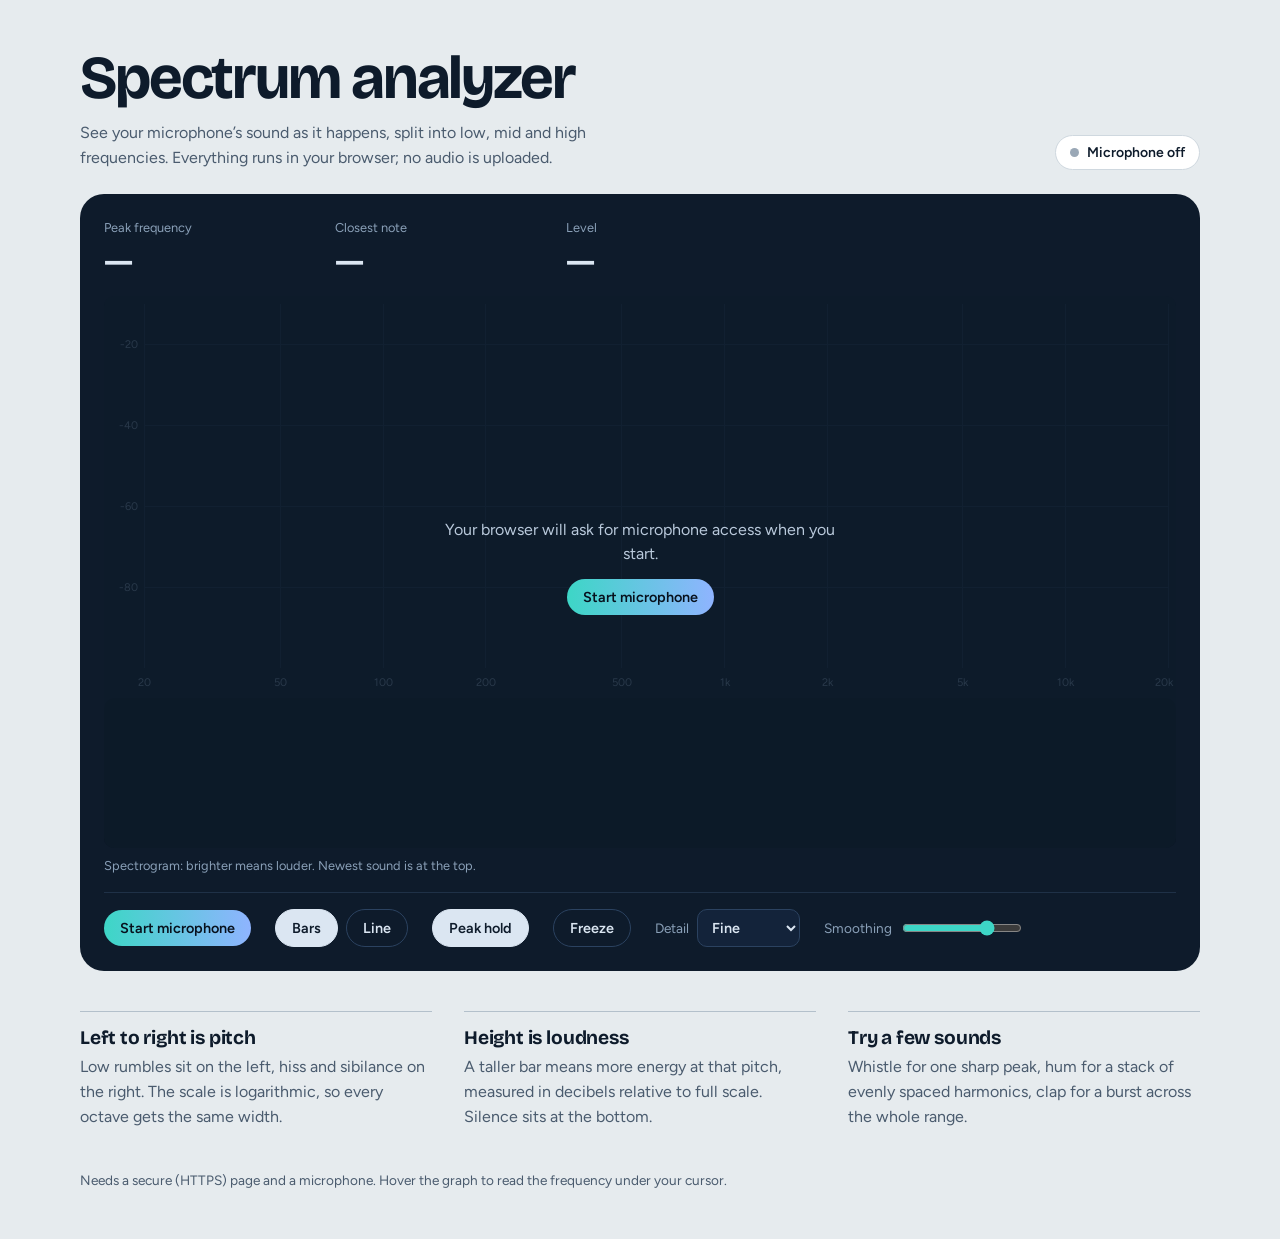
<file: index.html>
<!doctype html>
<html lang="en">
<head>
<meta charset="utf-8">
<meta name="viewport" content="width=device-width, initial-scale=1">
<title>Spectrum Analyzer – live microphone</title>
<meta name="description" content="See your microphone’s sound as a live frequency spectrum and spectrogram. Runs entirely in your browser.">
<link rel="preconnect" href="https://fonts.googleapis.com">
<link rel="preconnect" href="https://fonts.gstatic.com" crossorigin>
<link href="https://fonts.googleapis.com/css2?family=Bricolage+Grotesque:opsz,wght@12..96,500;12..96,700&family=Figtree:wght@400;600&display=swap" rel="stylesheet">
<style>
:root{--bg:#e6ebee;--ink:#0e1b2b;--ink2:#4a5b6e;--panel:#0e1b2b;--line:#1f3147;--dim:#8aa0b8;--teal:#3dd6c6;--amber:#ffb84d}
*{box-sizing:border-box}
html{background:var(--bg)}
body{margin:0;color:var(--ink);font:400 16px/1.55 Figtree,system-ui,sans-serif;padding:clamp(16px,4vw,48px)}
.wrap{max-width:1120px;margin:0 auto}
header{display:flex;justify-content:space-between;align-items:flex-end;gap:16px;flex-wrap:wrap;margin-bottom:24px}
h1{font:700 clamp(2.2rem,5.5vw,3.8rem)/1 'Bricolage Grotesque',Figtree,sans-serif;letter-spacing:-.035em;margin:0 0 12px}
.lede{max-width:52ch;margin:0;color:var(--ink2)}
.pill{display:inline-flex;align-items:center;gap:8px;padding:6px 14px;border-radius:999px;background:#fff;border:1px solid #cfd8df;font-weight:600;font-size:.875rem}
.dot{width:9px;height:9px;border-radius:50%;background:#9aa8b6}
.pill.on .dot{background:var(--teal);box-shadow:0 0 0 4px rgba(61,214,198,.3)}
.panel{background:var(--panel);color:#dbe6f2;border-radius:24px;padding:clamp(14px,2.5vw,24px)}
.stats{display:flex;gap:clamp(20px,5vw,56px);flex-wrap:wrap;margin-bottom:14px}
.stat span{display:block;font-size:.8rem;color:var(--dim)}
.stat b{display:block;font:500 clamp(1.6rem,3.5vw,2.4rem)/1.15 'Bricolage Grotesque',Figtree,sans-serif;min-width:7ch;font-variant-numeric:tabular-nums}
.stage{position:relative}
canvas{display:block;width:100%}
#spec{height:clamp(260px,44vh,420px);cursor:crosshair}
#wf{height:150px;margin-top:6px;border-radius:10px}
.cap{font-size:.8rem;color:var(--dim);margin:8px 0 0}
.overlay{position:absolute;inset:0;display:grid;place-content:center;justify-items:center;gap:12px;text-align:center;padding:16px;background:rgba(14,27,43,.78);border-radius:10px}
.overlay[hidden]{display:none}
.overlay p{margin:0;max-width:40ch;color:#b9c9db}
#err{color:#ffb3c1;font-weight:600}
button,select{font:600 .9rem Figtree,system-ui,sans-serif;color:inherit}
.btn{border:1px solid #2b4260;background:transparent;color:#dbe6f2;padding:9px 16px;border-radius:999px;cursor:pointer}
.btn:hover{background:#17283d}
.btn[aria-pressed=true]{background:#dbe6f2;color:var(--ink);border-color:#dbe6f2}
.btn.primary{background:linear-gradient(90deg,#3dd6c6,#8fb4ff);color:#07111d;border:0}
.btn.primary:hover{filter:brightness(1.08)}
:focus-visible{outline:3px solid var(--amber);outline-offset:2px}
.controls{display:flex;flex-wrap:wrap;gap:12px 24px;align-items:center;margin-top:16px;padding-top:16px;border-top:1px solid var(--line)}
.grp{display:flex;align-items:center;gap:8px;font-size:.85rem;color:var(--dim)}
select{background:#13233a;border:1px solid #2b4260;border-radius:10px;padding:8px 10px;color:#dbe6f2}
input[type=range]{accent-color:var(--teal);width:120px}
.explain{display:grid;grid-template-columns:repeat(auto-fit,minmax(240px,1fr));gap:32px;margin-top:40px}
.explain div{border-top:1px solid #b3c0cb;padding-top:14px}
.explain h2{font:700 1.2rem/1.2 'Bricolage Grotesque',Figtree,sans-serif;letter-spacing:-.01em;margin:0 0 6px}
.explain p{margin:0;color:var(--ink2);max-width:42ch}
footer{margin-top:40px;font-size:.85rem;color:var(--ink2)}
@media (prefers-reduced-motion:reduce){*{transition:none!important}}
</style>
</head>
<body>
<div class="wrap">
  <header>
    <div>
      <h1>Spectrum analyzer</h1>
      <p class="lede">See your microphone’s sound as it happens, split into low, mid and high frequencies. Everything runs in your browser; no audio is uploaded.</p>
    </div>
    <div class="pill" id="pill"><i class="dot"></i><span id="status">Microphone off</span></div>
  </header>

  <main class="panel">
    <div class="stats">
      <div class="stat"><span>Peak frequency</span><b id="sf">—</b></div>
      <div class="stat"><span>Closest note</span><b id="sn">—</b></div>
      <div class="stat"><span>Level</span><b id="sl">—</b></div>
    </div>

    <div class="stage" id="stage">
      <canvas id="spec" role="img" aria-label="Live frequency spectrum of the microphone, 20 hertz to 20 kilohertz"></canvas>
      <canvas id="wf" role="img" aria-label="Spectrogram: frequency over time, newest at the top"></canvas>
      <div class="overlay" id="overlay">
        <p>Your browser will ask for microphone access when you start.</p>
        <button class="btn primary" id="go">Start microphone</button>
        <p id="err" role="alert"></p>
      </div>
    </div>
    <p class="cap">Spectrogram: brighter means louder. Newest sound is at the top.</p>

    <div class="controls">
      <button class="btn primary" id="toggle">Start microphone</button>
      <div class="grp" role="group" aria-label="View">
        <button class="btn" id="vBars" aria-pressed="true">Bars</button>
        <button class="btn" id="vLine" aria-pressed="false">Line</button>
      </div>
      <button class="btn" id="hold" aria-pressed="true">Peak hold</button>
      <button class="btn" id="freeze" aria-pressed="false">Freeze</button>
      <label class="grp">Detail
        <select id="fft">
          <option value="2048">Fast</option>
          <option value="4096">Balanced</option>
          <option value="8192" selected>Fine</option>
          <option value="16384">Finest</option>
        </select>
      </label>
      <label class="grp">Smoothing
        <input type="range" id="smooth" min="0" max="0.95" step="0.05" value="0.7">
      </label>
    </div>
  </main>

  <section class="explain" aria-label="How to read the analyzer">
    <div><h2>Left to right is pitch</h2><p>Low rumbles sit on the left, hiss and sibilance on the right. The scale is logarithmic, so every octave gets the same width.</p></div>
    <div><h2>Height is loudness</h2><p>A taller bar means more energy at that pitch, measured in decibels relative to full scale. Silence sits at the bottom.</p></div>
    <div><h2>Try a few sounds</h2><p>Whistle for one sharp peak, hum for a stack of evenly spaced harmonics, clap for a burst across the whole range.</p></div>
  </section>
  <footer>Needs a secure (HTTPS) page and a microphone. Hover the graph to read the frequency under your cursor.</footer>
</div>

<script>
const $=s=>document.querySelector(s);
const spec=$('#spec'),wf=$('#wf'),sc=spec.getContext('2d'),wc=wf.getContext('2d');
const FMIN=20,FMAX=20000,LR=Math.log(FMAX/FMIN),DMIN=-100,DMAX=-10;
const NOTES=['C','C♯','D','D♯','E','F','F♯','G','G♯','A','A♯','B'];
let actx,analyser,stream,data,td,binHz=1,running=false,frozen=false,hold=true,mode='bars',dpr=1,L={},mx=null,fr=0,lastN=0;
const peaks=new Float32Array(2048).fill(-140);
let vals=new Float32Array(0);

/* colour map for the spectrogram */
const stops=[[0,[11,21,34]],[.25,[40,36,120]],[.5,[124,92,255]],[.75,[255,107,138]],[1,[255,232,160]]];
const LUT=Array.from({length:256},(_,i)=>{const t=i/255;let k=1;while(k<stops.length-1&&t>stops[k][0])k++;
  const [a,ca]=stops[k-1],[b,cb]=stops[k],u=(t-a)/(b-a);return ca.map((v,j)=>Math.round(v+(cb[j]-v)*u))});

function size(){
  dpr=Math.min(devicePixelRatio||1,2);
  for(const c of [spec,wf]){const r=c.getBoundingClientRect();c.width=Math.round(r.width*dpr);c.height=Math.round(r.height*dpr)}
  const pl=Math.round(40*dpr),pr=Math.round(8*dpr),pt=Math.round(8*dpr),pb=Math.round(24*dpr);
  L={pl,pr,pt,pb,pw:spec.width-pl-pr,ph:spec.height-pt-pb};
  wc.fillStyle='#0b1522';wc.fillRect(0,0,wf.width,wf.height);
}
new ResizeObserver(size).observe($('#stage'));size();

const clamp=(v,a,b)=>Math.min(b,Math.max(a,v));
const xOf=f=>L.pl+L.pw*Math.log(f/FMIN)/LR;
const yOf=db=>L.pt+L.ph*(1-clamp((db-DMIN)/(DMAX-DMIN),0,1));
const fmtF=f=>f>=1000?(f/1000).toFixed(f>=10000?1:2).replace(/\.?0+$/,'')+' kHz':Math.round(f)+' Hz';

/* strongest value between two frequencies (interpolated when narrower than one bin) */
function band(fa,fb){
  const a=fa/binHz,b=fb/binHz;
  if(b-a<1){const m=(a+b)/2,i=Math.floor(m),t=m-i,x=data[i]??-140,y=data[i+1]??x;return x+(y-x)*t}
  let m=-140;for(let i=Math.ceil(a),e=Math.min(Math.floor(b),data.length-1);i<=e;i++)if(data[i]>m)m=data[i];return m;
}

function pushWaterfall(){
  const W=wf.width,H=wf.height,{pl,pw}=L;
  wc.drawImage(wf,0,0,W,H-1,0,1,W,H-1);
  const img=wc.createImageData(pw,1),px=img.data;
  for(let x=0;x<pw;x++){
    const v=band(FMIN*Math.exp(LR*x/pw),FMIN*Math.exp(LR*(x+1)/pw));
    const c=LUT[Math.round(clamp((v-DMIN)/(DMAX-DMIN),0,1)*255)],o=x*4;
    px[o]=c[0];px[o+1]=c[1];px[o+2]=c[2];px[o+3]=255;
  }
  wc.putImageData(img,pl,0);
}

function stats(){
  const i0=Math.ceil(FMIN/binHz),i1=Math.min(Math.floor(FMAX/binHz),data.length-2);
  let bi=i0;for(let i=i0;i<=i1;i++)if(data[i]>data[bi])bi=i;
  if(data[bi]<-90){$('#sf').textContent='—';$('#sn').textContent='—'}
  else{
    const a=data[bi-1],b=data[bi],c=data[bi+1],d=a-2*b+c,p=d?0.5*(a-c)/d:0,f=(bi+p)*binHz;
    const n=69+12*Math.log2(f/440),r=Math.round(n),cents=Math.round((n-r)*100);
    $('#sf').textContent=fmtF(f);
    $('#sn').textContent=NOTES[((r%12)+12)%12]+(Math.floor(r/12)-1)+' '+(cents>=0?'+':'')+cents+'¢';
  }
  let s=0;for(let i=0;i<td.length;i++)s+=td[i]*td[i];
  const rms=Math.sqrt(s/td.length);$('#sl').textContent=rms>1e-5?Math.round(20*Math.log10(rms))+' dB':'—';
}

function draw(){
  const d=dpr,W=spec.width,H=spec.height,{pl,pr,pt,pb,pw,ph}=L;
  sc.clearRect(0,0,W,H);
  sc.font=`${11*d}px Figtree,system-ui,sans-serif`;sc.lineWidth=d;sc.strokeStyle='#1f3147';sc.fillStyle='#8aa0b8';
  sc.textAlign='right';sc.textBaseline='middle';
  for(const db of [-20,-40,-60,-80]){const y=Math.round(yOf(db))+.5;sc.beginPath();sc.moveTo(pl,y);sc.lineTo(W-pr,y);sc.stroke();sc.fillText(db,pl-6*d,y)}
  sc.textBaseline='alphabetic';
  for(const f of [20,50,100,200,500,1000,2000,5000,10000,20000]){
    const x=Math.round(xOf(f))+.5;sc.beginPath();sc.moveTo(x,pt);sc.lineTo(x,pt+ph);sc.stroke();
    sc.textAlign=f===20000?'right':'center';sc.fillText(f>=1000?(f/1000)+'k':f,f===20000?x+4*d:x,H-6*d);
  }
  if(running&&data){
    const bars=mode==='bars',n=bars?Math.max(24,Math.floor(pw/(9*d))):Math.max(64,Math.floor(pw/(2*d)));
    if(n!==lastN){peaks.fill(-140);lastN=n;vals=new Float32Array(n)}
    for(let i=0;i<n;i++){
      const v=band(FMIN*Math.exp(LR*i/n),FMIN*Math.exp(LR*(i+1)/n));vals[i]=v;
      if(!frozen)peaks[i]=Math.max(v,peaks[i]-.6);
    }
    const g=sc.createLinearGradient(0,pt+ph,0,pt);
    g.addColorStop(0,'#3dd6c6');g.addColorStop(.45,'#7c5cff');g.addColorStop(.75,'#ff6b8a');g.addColorStop(1,'#ffb84d');
    const base=pt+ph,bw=pw/n;
    if(bars){
      const gap=Math.max(1,bw*.22);sc.fillStyle=g;
      for(let i=0;i<n;i++){const y=yOf(vals[i]);sc.fillRect(pl+i*bw+gap/2,y,bw-gap,base-y)}
      if(hold){sc.fillStyle='#eaf2fb';for(let i=0;i<n;i++)if(peaks[i]>DMIN)sc.fillRect(pl+i*bw+gap/2,yOf(peaks[i])-2*d,bw-gap,2*d)}
    }else{
      sc.beginPath();sc.moveTo(pl,base);
      for(let i=0;i<n;i++)sc.lineTo(pl+(i+.5)*bw,yOf(vals[i]));
      sc.lineTo(pl+pw,base);sc.closePath();sc.globalAlpha=.25;sc.fillStyle=g;sc.fill();sc.globalAlpha=1;
      sc.beginPath();for(let i=0;i<n;i++){const x=pl+(i+.5)*bw,y=yOf(vals[i]);i?sc.lineTo(x,y):sc.moveTo(x,y)}
      sc.strokeStyle=g;sc.lineWidth=2*d;sc.lineJoin='round';sc.stroke();
      if(hold){sc.beginPath();for(let i=0;i<n;i++){const x=pl+(i+.5)*bw,y=yOf(peaks[i]);i?sc.lineTo(x,y):sc.moveTo(x,y)}
        sc.strokeStyle='rgba(234,242,251,.55)';sc.lineWidth=d;sc.stroke()}
    }
  }
  if(mx!==null){
    const x=mx*d;
    if(x>=pl&&x<=pl+pw){
      const f=FMIN*Math.exp(LR*(x-pl)/pw);
      sc.strokeStyle='rgba(234,242,251,.5)';sc.lineWidth=d;sc.beginPath();sc.moveTo(x,pt);sc.lineTo(x,pt+ph);sc.stroke();
      let t=fmtF(f);if(running&&data)t+='  ·  '+Math.round(band(f/1.03,f*1.03))+' dB';
      sc.font=`600 ${12*d}px Figtree,system-ui,sans-serif`;
      const tw=sc.measureText(t).width+16*d,tx=x+tw+8*d>W-pr?x-tw-6*d:x+6*d;
      sc.fillStyle='#dbe6f2';sc.beginPath();sc.roundRect(tx,pt+6*d,tw,22*d,6*d);sc.fill();
      sc.fillStyle='#0e1b2b';sc.textAlign='left';sc.fillText(t,tx+8*d,pt+21*d);
    }
  }
}

function loop(){
  if(running&&!frozen){
    analyser.getFloatFrequencyData(data);
    for(let i=0;i<data.length;i++)if(!(data[i]>-140))data[i]=-140;
    analyser.getFloatTimeDomainData(td);
    pushWaterfall();
    if(++fr%8===0)stats();
  }
  draw();requestAnimationFrame(loop);
}
requestAnimationFrame(loop);

function applyFFT(){
  analyser.fftSize=+$('#fft').value;
  data=new Float32Array(analyser.frequencyBinCount);td=new Float32Array(analyser.fftSize);
  binHz=actx.sampleRate/analyser.fftSize;
}
function setStatus(on){
  $('#pill').classList.toggle('on',on);
  $('#status').textContent=on?`Listening · ${(actx.sampleRate/1000).toString().replace(/\.0+$/,'')} kHz`:'Microphone off';
  $('#toggle').textContent=on?'Stop microphone':'Start microphone';
  $('#overlay').hidden=on;
}
async function start(){
  $('#err').textContent='';
  if(!navigator.mediaDevices?.getUserMedia){$('#err').textContent='This page must be opened over HTTPS to use the microphone.';return}
  try{stream=await navigator.mediaDevices.getUserMedia({audio:{echoCancellation:false,noiseSuppression:false,autoGainControl:false}})}
  catch(e){
    $('#err').textContent=e.name==='NotAllowedError'?'Microphone access was blocked. Allow it in your browser’s site settings, then press Start again.'
      :e.name==='NotFoundError'?'No microphone found. Connect one and press Start again.':'Could not open the microphone: '+e.message;
    return;
  }
  actx=new (window.AudioContext||window.webkitAudioContext)();
  analyser=actx.createAnalyser();analyser.smoothingTimeConstant=+$('#smooth').value;
  actx.createMediaStreamSource(stream).connect(analyser);
  applyFFT();await actx.resume();
  running=true;frozen=false;$('#freeze').setAttribute('aria-pressed','false');
  wc.fillStyle='#0b1522';wc.fillRect(0,0,wf.width,wf.height);setStatus(true);
}
function stop(){
  stream?.getTracks().forEach(t=>t.stop());actx?.close();
  running=false;setStatus(false);
  for(const id of ['#sf','#sn','#sl'])$(id).textContent='—';
}
const toggle=()=>running?stop():start();
$('#toggle').onclick=$('#go').onclick=toggle;

function setMode(m){mode=m;lastN=0;$('#vBars').setAttribute('aria-pressed',m==='bars');$('#vLine').setAttribute('aria-pressed',m==='line')}
$('#vBars').onclick=()=>setMode('bars');$('#vLine').onclick=()=>setMode('line');
$('#hold').onclick=e=>{hold=!hold;e.currentTarget.setAttribute('aria-pressed',hold);peaks.fill(-140)};
$('#freeze').onclick=e=>{frozen=!frozen;e.currentTarget.setAttribute('aria-pressed',frozen)};
$('#fft').onchange=()=>{if(analyser)applyFFT()};
$('#smooth').oninput=e=>{if(analyser)analyser.smoothingTimeConstant=+e.target.value};
spec.addEventListener('pointermove',e=>{mx=e.clientX-spec.getBoundingClientRect().left});
spec.addEventListener('pointerleave',()=>{mx=null});
</script>
</body>
</html>
</file>
